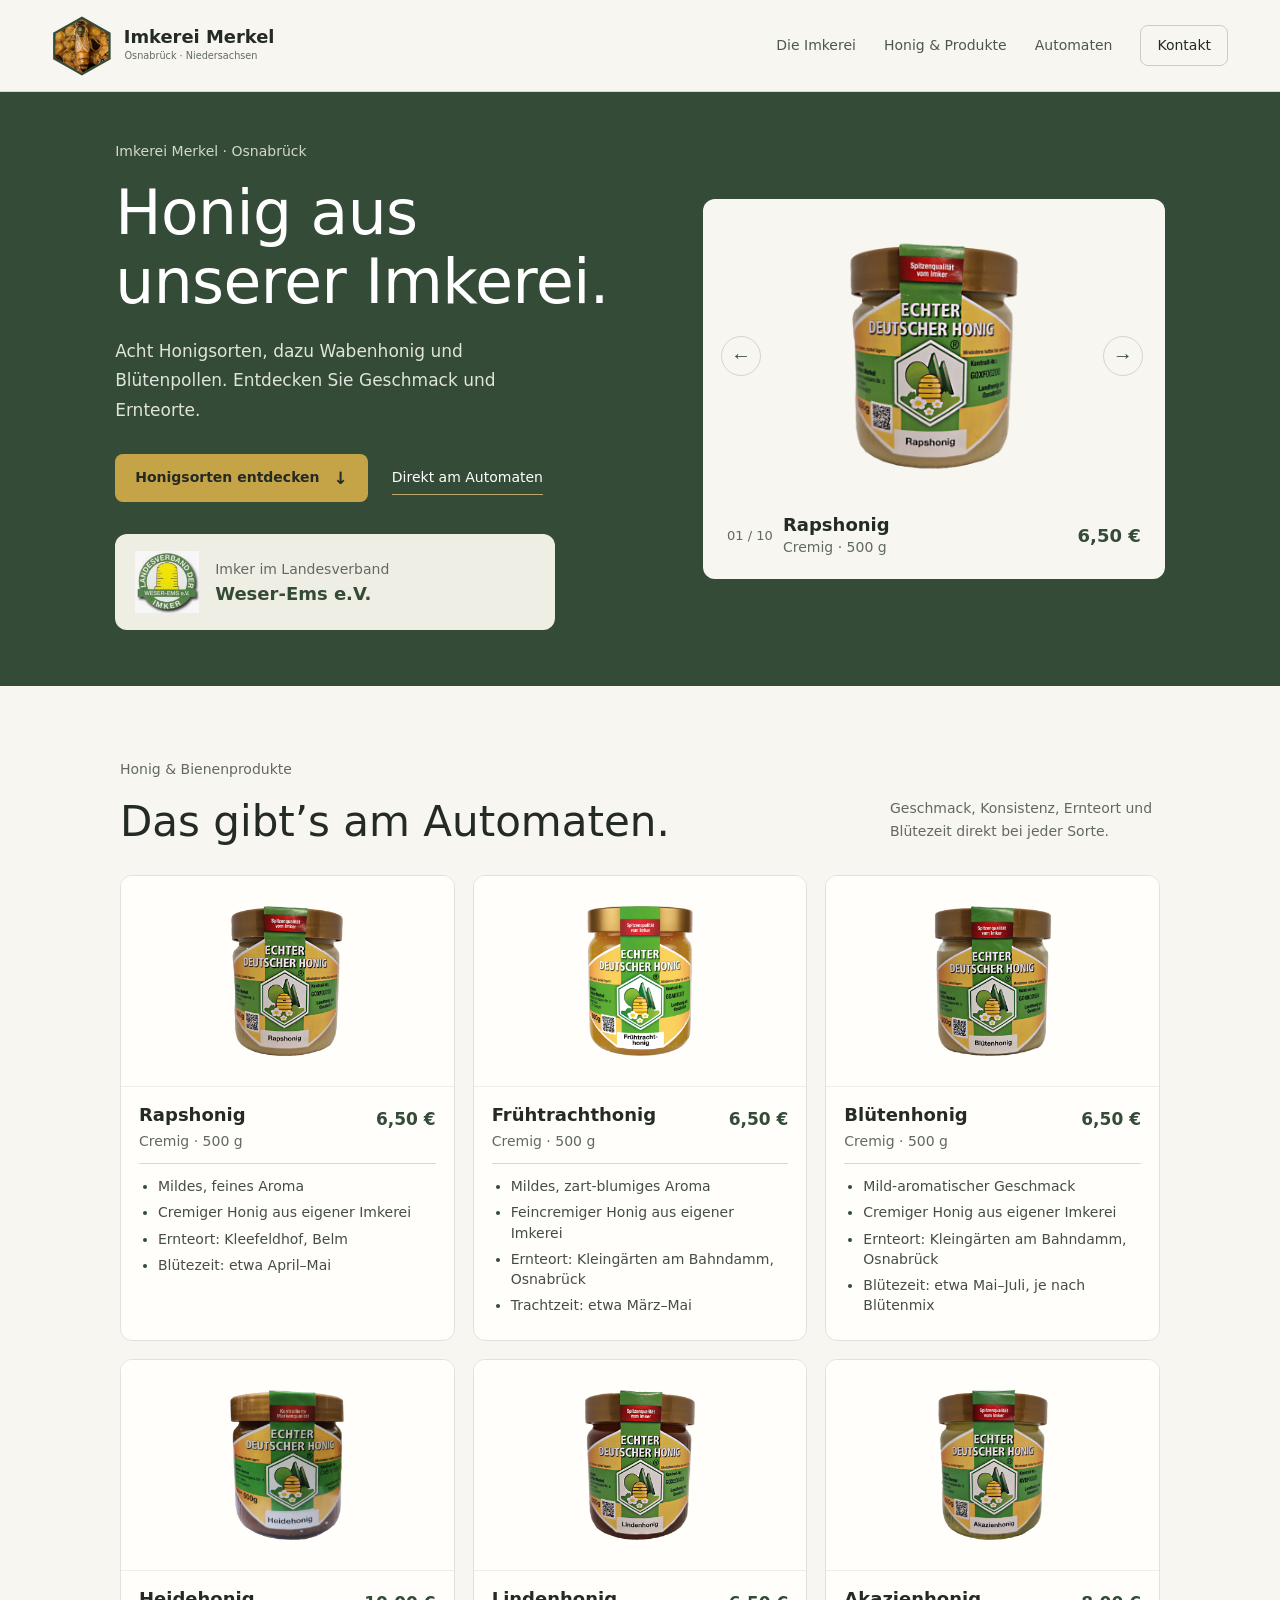
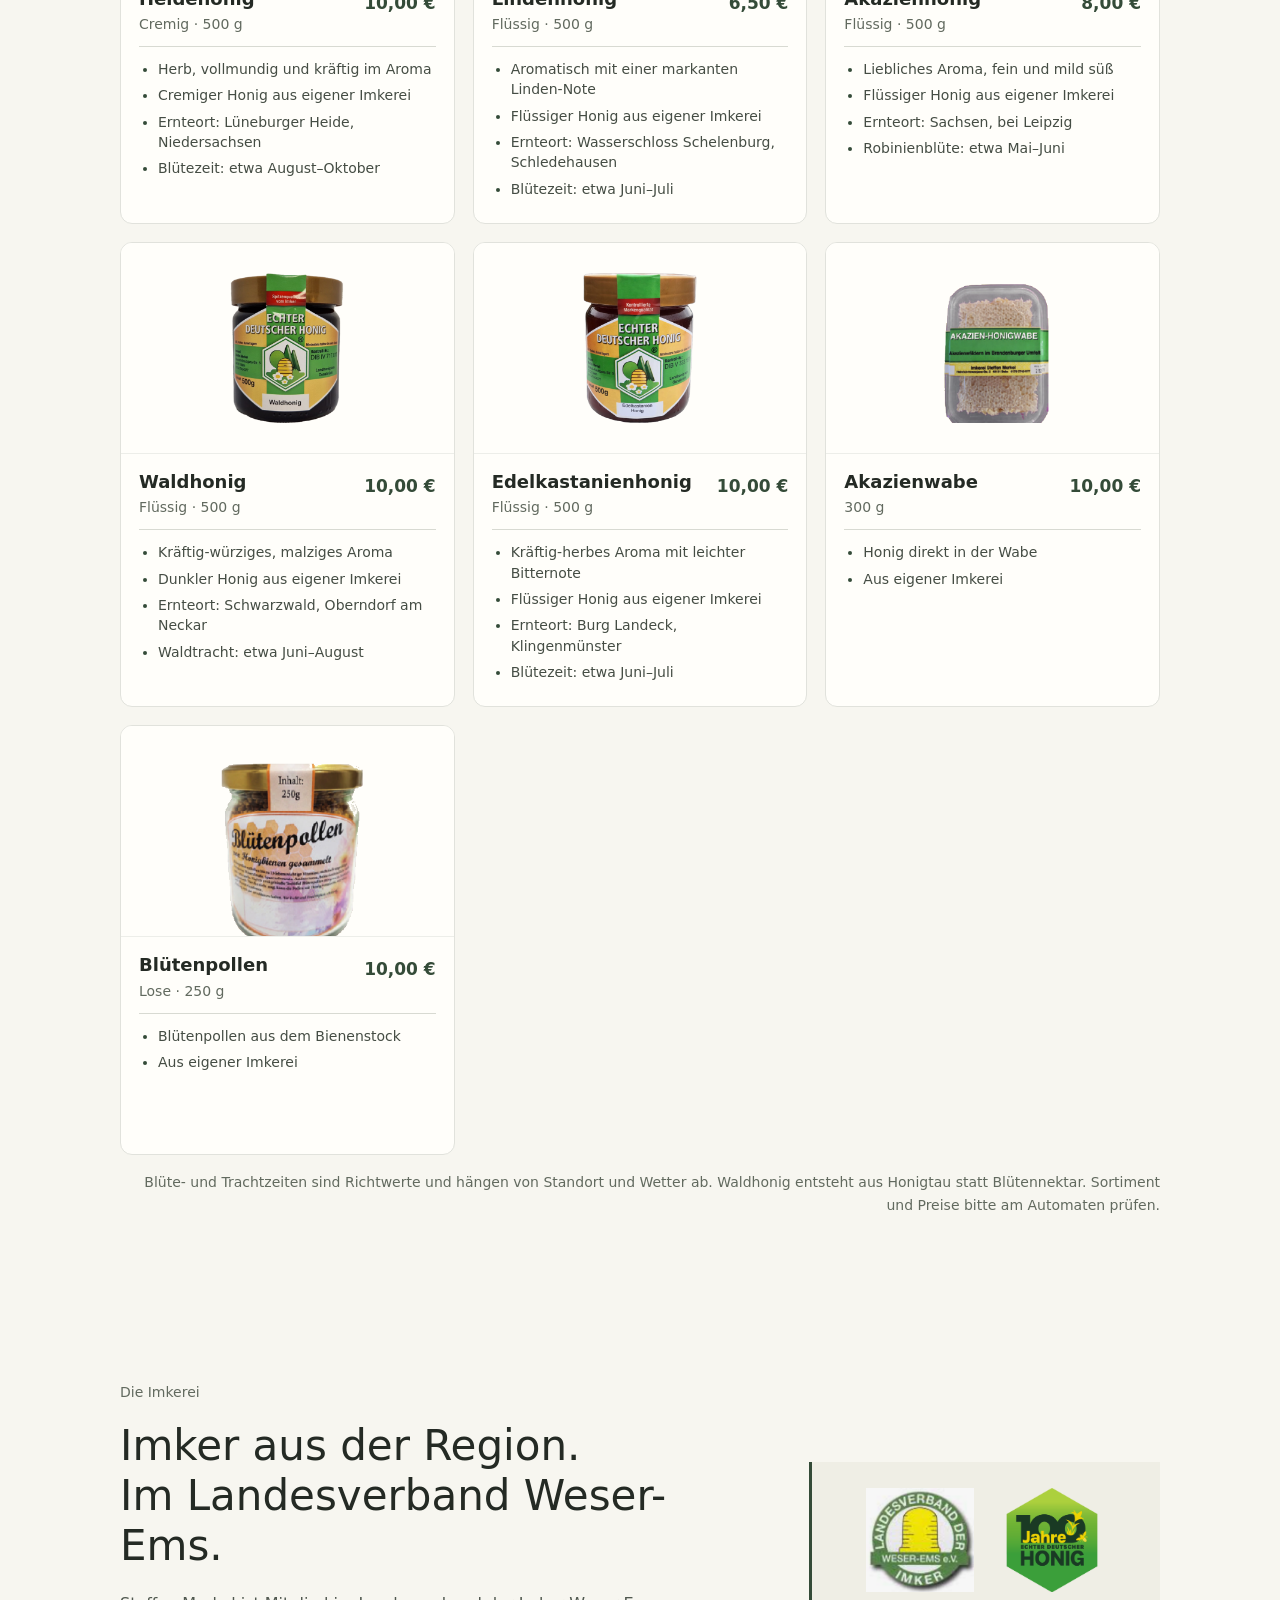
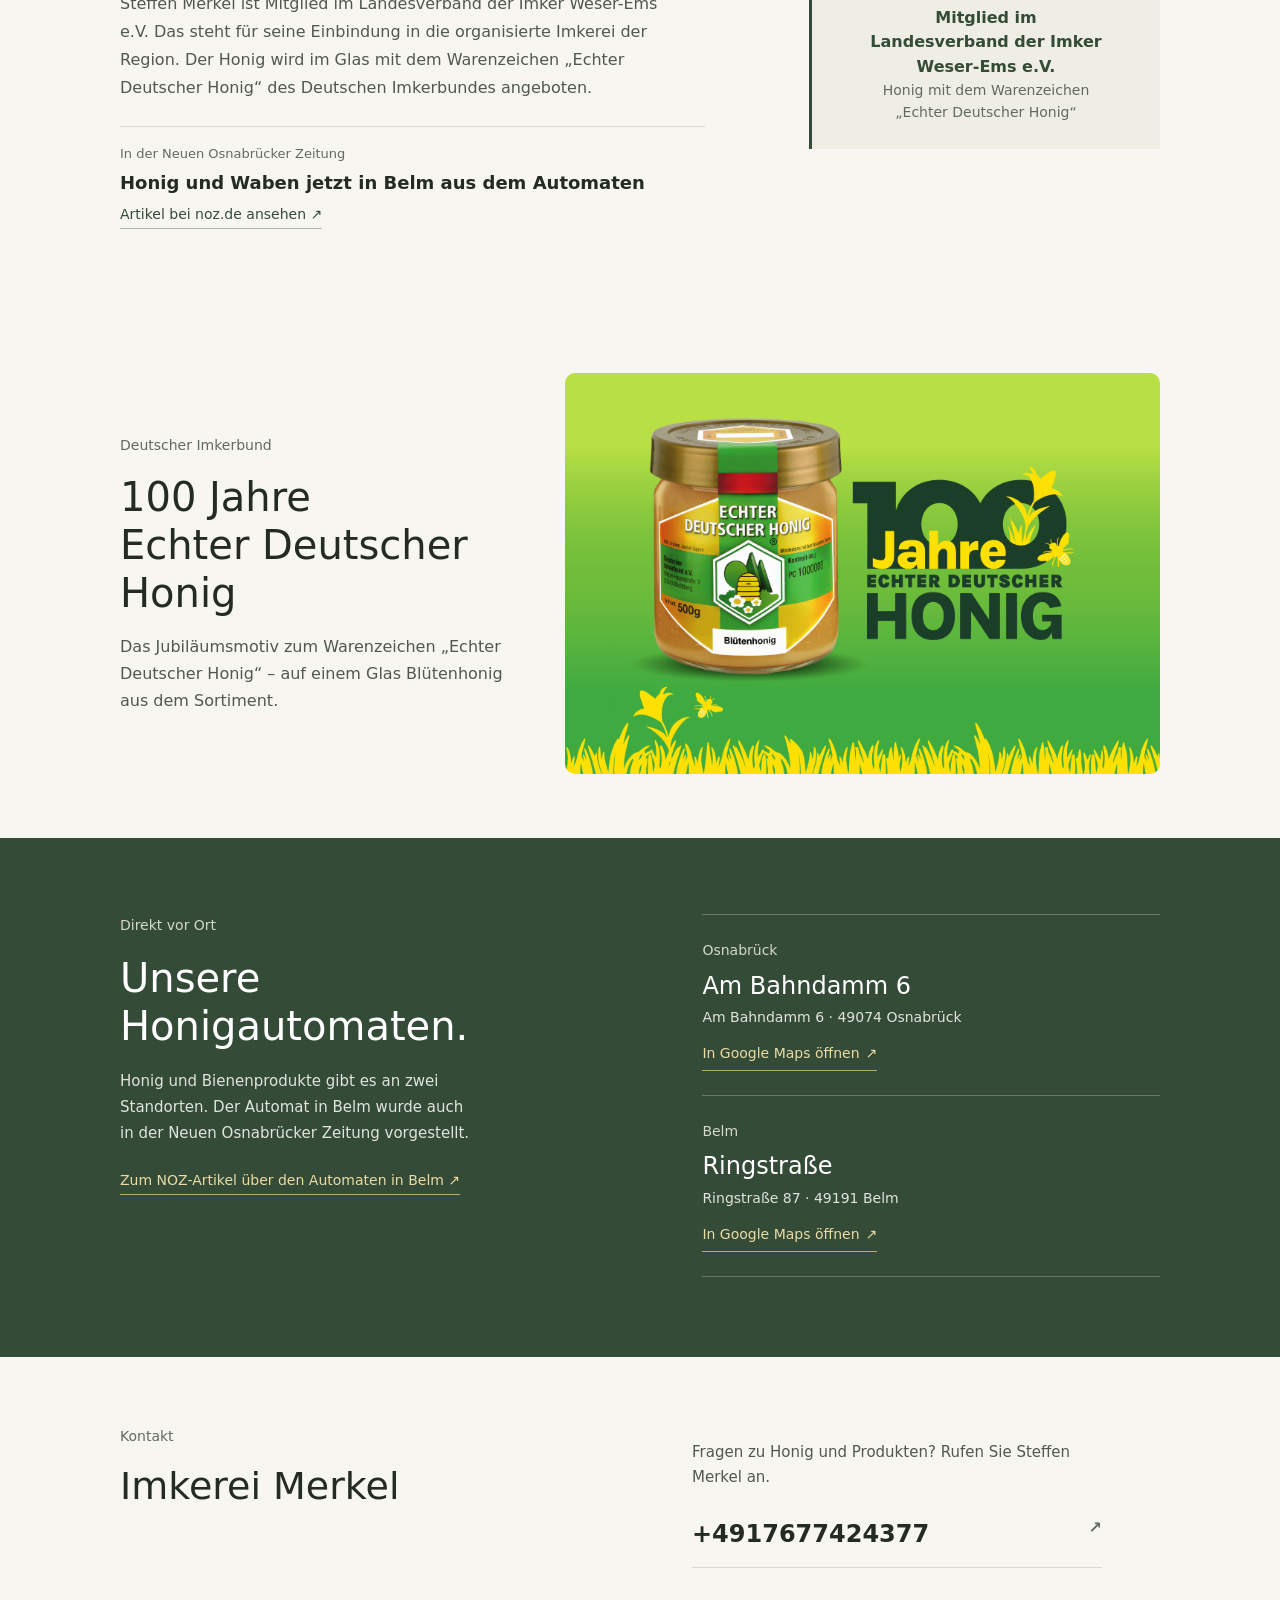
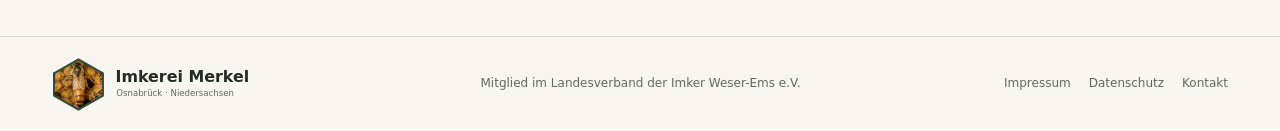
<file: index.html>
<!doctype html>
<html lang="de">
<head>
  <meta charset="utf-8">
  <meta name="viewport" content="width=device-width, initial-scale=1">
  <meta name="theme-color" content="#f7f6f0">
  <meta name="description" content="Honig aus der Imkerei Merkel in Osnabrück. Mitglied im Landesverband der Imker Weser-Ems e.V. Honigautomaten in Osnabrück und Belm.">
  <meta name="google-site-verification" content="B_D8e3ARNOJuxF84C4HhXdMgn0dXKwvCENdmDPsMzAQ">
  <title>Imkerei Merkel – Honig aus Osnabrück</title>
  <link rel="stylesheet" href="styles.css">
</head>
<body>
  <header class="site-header">
    <a class="brand" href="#start" aria-label="Imkerei Merkel – Startseite"><img class="brand-logo" src="assets/imkerei-merkel-logo.svg" alt="Imkerei Merkel · Osnabrück · Niedersachsen"></a>
    <button class="menu-toggle" aria-label="Menü öffnen" aria-expanded="false">☰</button>
    <nav class="nav-links" aria-label="Hauptnavigation">
      <a href="#imkerei">Die Imkerei</a><a href="#honig">Honig &amp; Produkte</a><a href="#automaten">Automaten</a><a class="nav-cta" href="#kontakt">Kontakt</a>
    </nav>
  </header>

  <main>
    <section class="hero" id="start">
      <div class="hero-copy">
        <p class="eyebrow">Imkerei Merkel · Osnabrück</p>
        <h1>Honig aus<br>unserer Imkerei.</h1>
        <p class="hero-intro">Acht Honigsorten, dazu Wabenhonig und Blütenpollen. Entdecken Sie Geschmack und Ernteorte.</p>
        <div class="hero-actions"><a class="button button-dark" href="#honig">Honigsorten entdecken <span>↓</span></a><a class="text-link" href="#automaten">Direkt am Automaten</a></div>
        <div class="membership"><img src="assets/image.png" alt="Logo des Landesverbands der Imker Weser-Ems e.V."><div><span>Imker im Landesverband</span><strong>Weser-Ems e.V.</strong></div></div>
      </div>
      <div class="hero-carousel" role="region" aria-roledescription="Karussell" aria-label="Honigglas Vorschau">
        <div class="hero-carousel-image">
          <button class="hero-carousel-arrow" type="button" data-hero-prev aria-label="Vorherige Honigsorte">←</button>
          <img data-hero-honey-image src="assets/products/Raps.png" alt="Rapshonig im Glas">
          <button class="hero-carousel-arrow" type="button" data-hero-next aria-label="Nächste Honigsorte">→</button>
        </div>
        <div class="hero-carousel-caption" aria-live="polite"><span data-hero-honey-count>01 / 10</span><strong data-hero-honey-name>Rapshonig</strong><span data-hero-honey-meta>Cremig · 500 g</span><b data-hero-honey-price>6,50 €</b></div>
      </div>
    </section>

    <section class="products section-pad" id="honig" aria-labelledby="products-title">
      <div class="section-heading"><div><p class="eyebrow">Honig &amp; Bienenprodukte</p><h2 id="products-title">Das gibt’s am Automaten.</h2></div><p>Geschmack, Konsistenz, Ernteort und Blütezeit direkt bei jeder Sorte.</p></div>
      <div class="product-grid">
        <article class="product-card"><div class="product-image"><img src="assets/products/Raps.png" alt="Rapshonig im Glas"></div><div class="product-info"><div class="product-heading"><div><h3>Rapshonig</h3><p class="product-meta">Cremig · 500 g</p></div><strong>6,50 €</strong></div><ul class="product-details"><li>Mildes, feines Aroma</li><li>Cremiger Honig aus eigener Imkerei</li><li>Ernteort: Kleefeldhof, Belm</li><li>Blütezeit: etwa April–Mai</li></ul></div></article>
        <article class="product-card"><div class="product-image"><img src="assets/products/Fruhtracht_honig_freigestellt.png" alt="Frühtrachthonig im Glas"></div><div class="product-info"><div class="product-heading"><div><h3>Frühtrachthonig</h3><p class="product-meta">Cremig · 500 g</p></div><strong>6,50 €</strong></div><ul class="product-details"><li>Mildes, zart-blumiges Aroma</li><li>Feincremiger Honig aus eigener Imkerei</li><li>Ernteort: Kleingärten am Bahndamm, Osnabrück</li><li>Trachtzeit: etwa März–Mai</li></ul></div></article>
        <article class="product-card"><div class="product-image"><img src="assets/products/blutenhonig-500.png" alt="Blütenhonig im 500-g-Glas"></div><div class="product-info"><div class="product-heading"><div><h3>Blütenhonig</h3><p class="product-meta">Cremig · 500 g</p></div><strong>6,50 €</strong></div><ul class="product-details"><li>Mild-aromatischer Geschmack</li><li>Cremiger Honig aus eigener Imkerei</li><li>Ernteort: Kleingärten am Bahndamm, Osnabrück</li><li>Blütezeit: etwa Mai–Juli, je nach Blütenmix</li></ul></div></article>
        <article class="product-card"><div class="product-image"><img src="assets/products/Heidehonig_transparent.png" alt="Heidehonig im Glas"></div><div class="product-info"><div class="product-heading"><div><h3>Heidehonig</h3><p class="product-meta">Cremig · 500 g</p></div><strong>10,00 €</strong></div><ul class="product-details"><li>Herb, vollmundig und kräftig im Aroma</li><li>Cremiger Honig aus eigener Imkerei</li><li>Ernteort: Lüneburger Heide, Niedersachsen</li><li>Blütezeit: etwa August–Oktober</li></ul></div></article>
        <article class="product-card"><div class="product-image"><img src="assets/products/Linden.png" alt="Lindenhonig im Glas"></div><div class="product-info"><div class="product-heading"><div><h3>Lindenhonig</h3><p class="product-meta">Flüssig · 500 g</p></div><strong>6,50 €</strong></div><ul class="product-details"><li>Aromatisch mit einer markanten Linden-Note</li><li>Flüssiger Honig aus eigener Imkerei</li><li>Ernteort: Wasserschloss Schelenburg, Schledehausen</li><li>Blütezeit: etwa Juni–Juli</li></ul></div></article>
        <article class="product-card"><div class="product-image"><img src="assets/products/akazienhonig-500.png" alt="Akazienhonig im 500-g-Glas"></div><div class="product-info"><div class="product-heading"><div><h3>Akazienhonig</h3><p class="product-meta">Flüssig · 500 g</p></div><strong>8,00 €</strong></div><ul class="product-details"><li>Liebliches Aroma, fein und mild süß</li><li>Flüssiger Honig aus eigener Imkerei</li><li>Ernteort: Sachsen, bei Leipzig</li><li>Robinienblüte: etwa Mai–Juni</li></ul></div></article>
        <article class="product-card"><div class="product-image"><img src="assets/products/waldhonig-500.png" alt="Waldhonig im 500-g-Glas"></div><div class="product-info"><div class="product-heading"><div><h3>Waldhonig</h3><p class="product-meta">Flüssig · 500 g</p></div><strong>10,00 €</strong></div><ul class="product-details"><li>Kräftig-würziges, malziges Aroma</li><li>Dunkler Honig aus eigener Imkerei</li><li>Ernteort: Schwarzwald, Oberndorf am Neckar</li><li>Waldtracht: etwa Juni–August</li></ul></div></article>
        <article class="product-card"><div class="product-image"><img src="assets/products/edelkastanien_honig_freigestellt.png" alt="Edelkastanienhonig im Glas"></div><div class="product-info"><div class="product-heading"><div><h3>Edelkastanienhonig</h3><p class="product-meta">Flüssig · 500 g</p></div><strong>10,00 €</strong></div><ul class="product-details"><li>Kräftig-herbes Aroma mit leichter Bitternote</li><li>Flüssiger Honig aus eigener Imkerei</li><li>Ernteort: Burg Landeck, Klingenmünster</li><li>Blütezeit: etwa Juni–Juli</li></ul></div></article>
        <article class="product-card"><div class="product-image"><img src="assets/products/akazienwabe-300.png" alt="Akazienhonigwabe im Glas"></div><div class="product-info"><div class="product-heading"><div><h3>Akazienwabe</h3><p class="product-meta">300 g</p></div><strong>10,00 €</strong></div><ul class="product-details"><li>Honig direkt in der Wabe</li><li>Aus eigener Imkerei</li></ul></div></article>
        <article class="product-card"><div class="product-image"><img src="assets/products/blutenpollen.png" alt="Glas Blütenpollen"></div><div class="product-info"><div class="product-heading"><div><h3>Blütenpollen</h3><p class="product-meta">Lose · 250 g</p></div><strong>10,00 €</strong></div><ul class="product-details"><li>Blütenpollen aus dem Bienenstock</li><li>Aus eigener Imkerei</li></ul></div></article>
      </div>
      <p class="price-note">Blüte- und Trachtzeiten sind Richtwerte und hängen von Standort und Wetter ab. Waldhonig entsteht aus Honigtau statt Blütennektar. Sortiment und Preise bitte am Automaten prüfen.</p>
    </section>

    <section class="about section-pad" id="imkerei">
      <div class="about-copy"><p class="eyebrow">Die Imkerei</p><h2>Imker aus der Region.<br>Im Landesverband Weser-Ems.</h2><p>Steffen Merkel ist Mitglied im Landesverband der Imker Weser-Ems e.V. Das steht für seine Einbindung in die organisierte Imkerei der Region. Der Honig wird im Glas mit dem Warenzeichen „Echter Deutscher Honig“ des Deutschen Imkerbundes angeboten.</p><a class="article-link" href="https://www.noz.de/lokales/belm/artikel/honig-und-waben-jetzt-in-belm-aus-dem-automaten-50925874" target="_blank" rel="noopener noreferrer"><span class="article-kicker">In der Neuen Osnabrücker Zeitung</span><strong>Honig und Waben jetzt in Belm aus dem Automaten</strong><span class="article-open">Artikel bei noz.de ansehen ↗</span></a></div>
      <div class="association"><img class="association-logo" src="assets/image.png" alt="Landesverband der Imker Weser-Ems e.V."><span class="association-line"></span><img class="dib-logo" src="assets/100-jahre-wabe.png" alt="100 Jahre Echter Deutscher Honig – Deutscher Imkerbund"><p><strong>Mitglied im Landesverband der Imker Weser-Ems e.V.</strong><br>Honig mit dem Warenzeichen „Echter Deutscher Honig“</p></div>
    </section>

    <section class="anniversary section-pad" aria-labelledby="anniversary-title">
      <div class="anniversary-copy"><p class="eyebrow">Deutscher Imkerbund</p><h2 id="anniversary-title">100 Jahre<br>Echter Deutscher Honig</h2><p>Das Jubiläumsmotiv zum Warenzeichen „Echter Deutscher Honig“ – auf einem Glas Blütenhonig aus dem Sortiment.</p></div>
      <img class="anniversary-image" src="assets/keyvisual-100-jahre.png" alt="Jubiläumsmotiv: 100 Jahre Echter Deutscher Honig, mit Glas Blütenhonig">
    </section>

    <section class="vending section-pad" id="automaten">
      <div class="vending-copy"><p class="eyebrow">Direkt vor Ort</p><h2>Unsere<br>Honigautomaten.</h2><p>Honig und Bienenprodukte gibt es an zwei Standorten. Der Automat in Belm wurde auch in der Neuen Osnabrücker Zeitung vorgestellt.</p><a class="article-inline" href="https://www.noz.de/lokales/belm/artikel/honig-und-waben-jetzt-in-belm-aus-dem-automaten-50925874" target="_blank" rel="noopener noreferrer">Zum NOZ-Artikel über den Automaten in Belm ↗</a></div>
      <div class="location-list">
        <article class="location"><div><p class="eyebrow">Osnabrück</p><h3>Am Bahndamm 6</h3><p>Am Bahndamm 6 · 49074 Osnabrück</p><a class="location-map" href="https://maps.app.goo.gl/RPTXcSsrQWbT5MEC6" target="_blank" rel="noopener noreferrer">In Google Maps öffnen <span aria-hidden="true">↗</span></a></div></article>
        <article class="location"><div><p class="eyebrow">Belm</p><h3>Ringstraße</h3><p>Ringstraße 87 · 49191 Belm</p><a class="location-map" href="https://maps.app.goo.gl/iaAAtFoBUChAV3hi8" target="_blank" rel="noopener noreferrer">In Google Maps öffnen <span aria-hidden="true">↗</span></a></div></article>
      </div>
    </section>

    <section class="contact section-pad" id="kontakt"><div><p class="eyebrow">Kontakt</p><h2>Imkerei Merkel</h2></div><div><p>Fragen zu Honig und Produkten? Rufen Sie Steffen Merkel an.</p><a class="contact-phone" href="tel:+4917677424377">+4917677424377 <span>↗</span></a></div></section>
  </main>
  <footer><a class="brand footer-brand" href="#start" aria-label="Imkerei Merkel – Startseite"><img class="brand-logo" src="assets/imkerei-merkel-logo.svg" alt=""></a><span>Mitglied im Landesverband der Imker Weser-Ems e.V.</span><nav class="legal-links" aria-label="Rechtliche Informationen"><a href="impressum.html">Impressum</a><a href="datenschutz.html">Datenschutz</a><a href="#kontakt">Kontakt</a></nav></footer>
  <script src="script.js"></script>
</body>
</html>
</file>
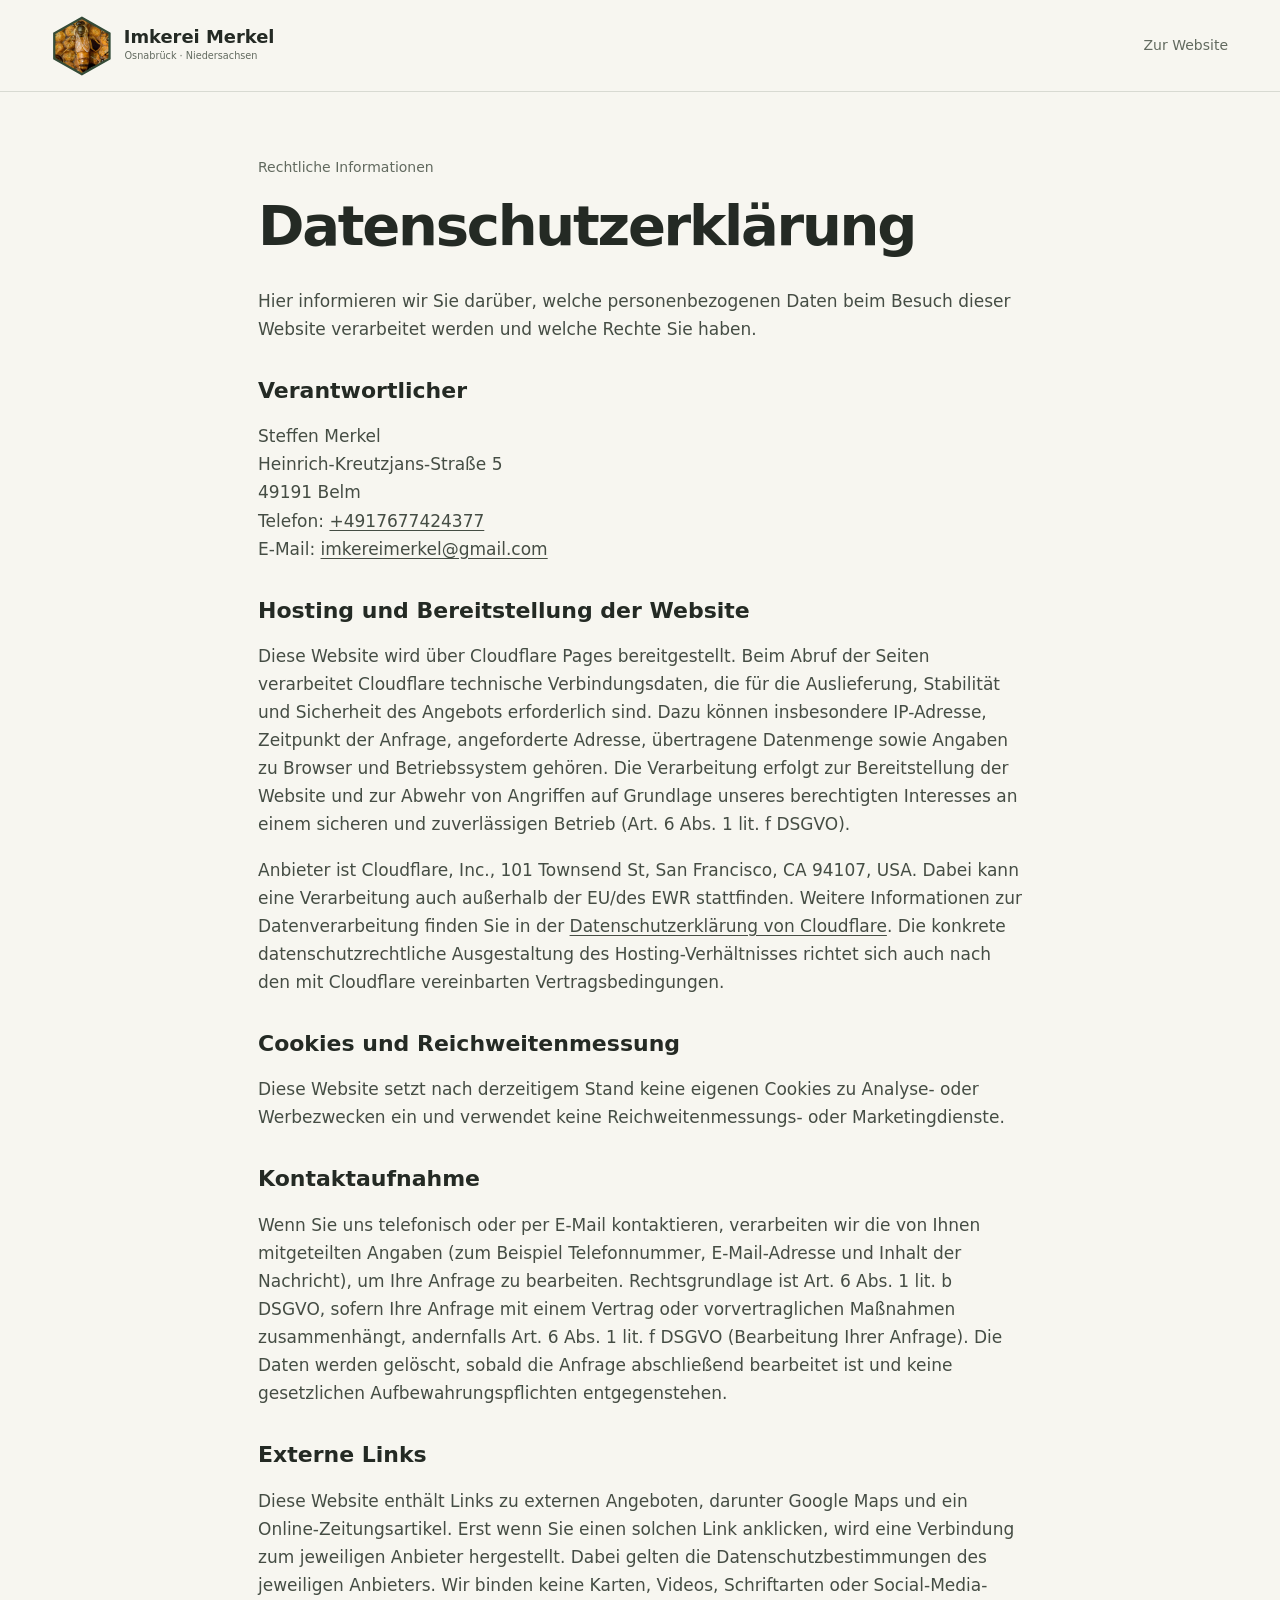
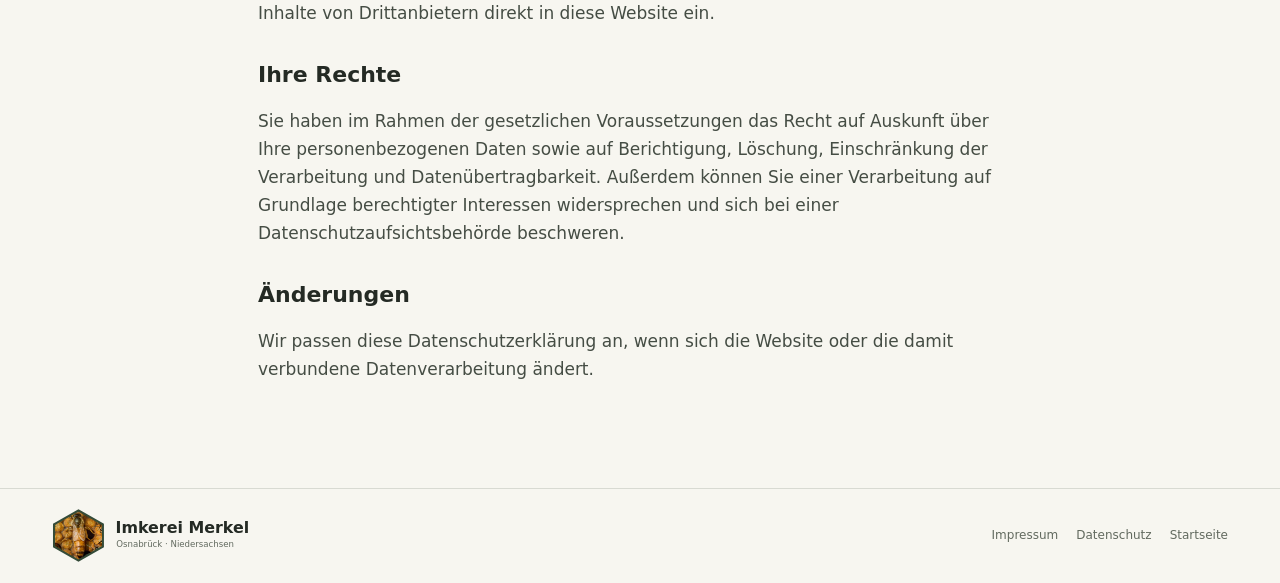
<file: datenschutz.html>
<!doctype html>
<html lang="de">
<head>
  <meta charset="utf-8">
  <meta name="viewport" content="width=device-width, initial-scale=1">
  <meta name="theme-color" content="#f7f6f0">
  <meta name="description" content="Datenschutzhinweise der Imkerei Merkel.">
  <title>Datenschutzerklärung – Imkerei Merkel</title>
  <link rel="stylesheet" href="styles.css">
</head>
<body class="legal-page">
  <header class="site-header">
    <a class="brand" href="index.html" aria-label="Imkerei Merkel – Startseite"><img class="brand-logo" src="assets/imkerei-merkel-logo.svg" alt="Imkerei Merkel · Osnabrück · Niedersachsen"></a>
    <a class="legal-home" href="index.html">Zur Website</a>
  </header>
  <main class="legal-content">
    <p class="eyebrow">Rechtliche Informationen</p>
    <h1>Datenschutzerklärung</h1>
    <p>Hier informieren wir Sie darüber, welche personenbezogenen Daten beim Besuch dieser Website verarbeitet werden und welche Rechte Sie haben.</p>
    <h2>Verantwortlicher</h2>
    <p>Steffen Merkel<br>Heinrich-Kreutzjans-Straße 5<br>49191 Belm<br>Telefon: <a href="tel:+4917677424377">+4917677424377</a><br>E-Mail: <a href="mailto:imkereimerkel@gmail.com">imkereimerkel@gmail.com</a></p>
    <h2>Hosting und Bereitstellung der Website</h2>
    <p>Diese Website wird über Cloudflare Pages bereitgestellt. Beim Abruf der Seiten verarbeitet Cloudflare technische Verbindungsdaten, die für die Auslieferung, Stabilität und Sicherheit des Angebots erforderlich sind. Dazu können insbesondere IP-Adresse, Zeitpunkt der Anfrage, angeforderte Adresse, übertragene Datenmenge sowie Angaben zu Browser und Betriebssystem gehören. Die Verarbeitung erfolgt zur Bereitstellung der Website und zur Abwehr von Angriffen auf Grundlage unseres berechtigten Interesses an einem sicheren und zuverlässigen Betrieb (Art. 6 Abs. 1 lit. f DSGVO).</p>
    <p>Anbieter ist Cloudflare, Inc., 101 Townsend St, San Francisco, CA 94107, USA. Dabei kann eine Verarbeitung auch außerhalb der EU/des EWR stattfinden. Weitere Informationen zur Datenverarbeitung finden Sie in der <a href="https://www.cloudflare.com/privacypolicy/" target="_blank" rel="noopener noreferrer">Datenschutzerklärung von Cloudflare</a>. Die konkrete datenschutzrechtliche Ausgestaltung des Hosting-Verhältnisses richtet sich auch nach den mit Cloudflare vereinbarten Vertragsbedingungen.</p>
    <h2>Cookies und Reichweitenmessung</h2>
    <p>Diese Website setzt nach derzeitigem Stand keine eigenen Cookies zu Analyse- oder Werbezwecken ein und verwendet keine Reichweitenmessungs- oder Marketingdienste.</p>
    <h2>Kontaktaufnahme</h2>
    <p>Wenn Sie uns telefonisch oder per E-Mail kontaktieren, verarbeiten wir die von Ihnen mitgeteilten Angaben (zum Beispiel Telefonnummer, E-Mail-Adresse und Inhalt der Nachricht), um Ihre Anfrage zu bearbeiten. Rechtsgrundlage ist Art. 6 Abs. 1 lit. b DSGVO, sofern Ihre Anfrage mit einem Vertrag oder vorvertraglichen Maßnahmen zusammenhängt, andernfalls Art. 6 Abs. 1 lit. f DSGVO (Bearbeitung Ihrer Anfrage). Die Daten werden gelöscht, sobald die Anfrage abschließend bearbeitet ist und keine gesetzlichen Aufbewahrungspflichten entgegenstehen.</p>
    <h2>Externe Links</h2>
    <p>Diese Website enthält Links zu externen Angeboten, darunter Google Maps und ein Online-Zeitungsartikel. Erst wenn Sie einen solchen Link anklicken, wird eine Verbindung zum jeweiligen Anbieter hergestellt. Dabei gelten die Datenschutzbestimmungen des jeweiligen Anbieters. Wir binden keine Karten, Videos, Schriftarten oder Social-Media-Inhalte von Drittanbietern direkt in diese Website ein.</p>
    <h2>Ihre Rechte</h2>
    <p>Sie haben im Rahmen der gesetzlichen Voraussetzungen das Recht auf Auskunft über Ihre personenbezogenen Daten sowie auf Berichtigung, Löschung, Einschränkung der Verarbeitung und Datenübertragbarkeit. Außerdem können Sie einer Verarbeitung auf Grundlage berechtigter Interessen widersprechen und sich bei einer Datenschutzaufsichtsbehörde beschweren.</p>
    <h2>Änderungen</h2>
    <p>Wir passen diese Datenschutzerklärung an, wenn sich die Website oder die damit verbundene Datenverarbeitung ändert.</p>
  </main>
  <footer><a class="brand footer-brand" href="index.html" aria-label="Imkerei Merkel – Startseite"><img class="brand-logo" src="assets/imkerei-merkel-logo.svg" alt=""></a><nav class="legal-links" aria-label="Rechtliche Informationen"><a href="impressum.html">Impressum</a><a href="datenschutz.html">Datenschutz</a><a href="index.html">Startseite</a></nav></footer>
</body>
</html>
</file>
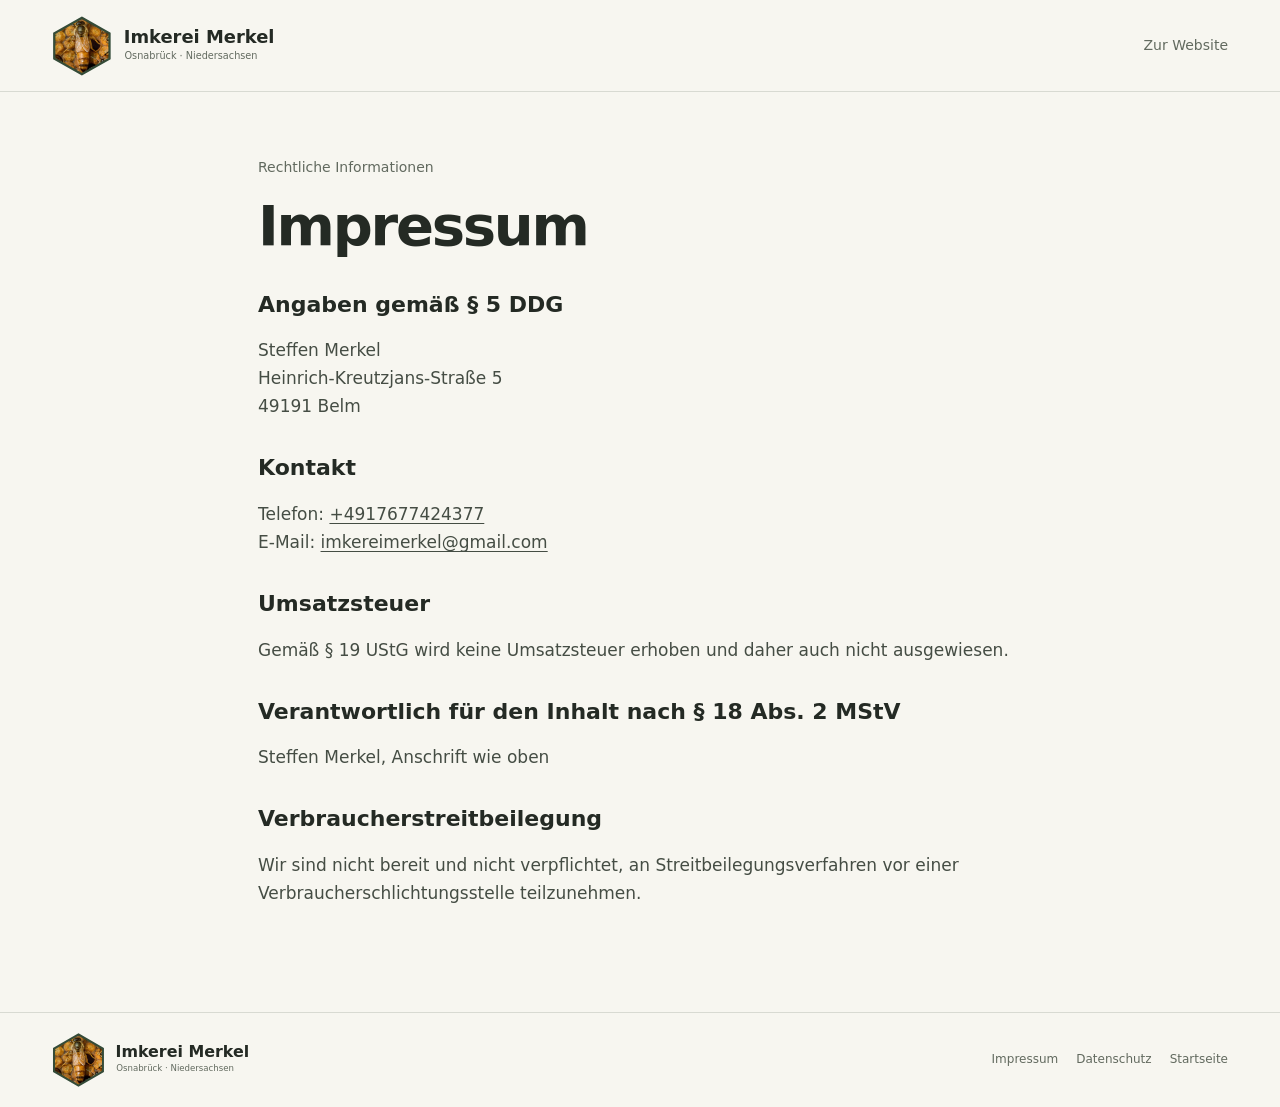
<file: impressum.html>
<!doctype html>
<html lang="de">
<head>
  <meta charset="utf-8">
  <meta name="viewport" content="width=device-width, initial-scale=1">
  <meta name="theme-color" content="#f7f6f0">
  <meta name="description" content="Impressum der Imkerei Merkel.">
  <title>Impressum – Imkerei Merkel</title>
  <link rel="stylesheet" href="styles.css">
</head>
<body class="legal-page">
  <header class="site-header">
    <a class="brand" href="index.html" aria-label="Imkerei Merkel – Startseite"><img class="brand-logo" src="assets/imkerei-merkel-logo.svg" alt="Imkerei Merkel · Osnabrück · Niedersachsen"></a>
    <a class="legal-home" href="index.html">Zur Website</a>
  </header>
  <main class="legal-content">
    <p class="eyebrow">Rechtliche Informationen</p>
    <h1>Impressum</h1>
    <h2>Angaben gemäß § 5 DDG</h2>
    <p>Steffen Merkel<br>Heinrich-Kreutzjans-Straße 5<br>49191 Belm</p>
    <h2>Kontakt</h2>
    <p>Telefon: <a href="tel:+4917677424377">+4917677424377</a><br>E-Mail: <a href="mailto:imkereimerkel@gmail.com">imkereimerkel@gmail.com</a></p>
    <h2>Umsatzsteuer</h2>
    <p>Gemäß § 19 UStG wird keine Umsatzsteuer erhoben und daher auch nicht ausgewiesen.</p>
    <h2>Verantwortlich für den Inhalt nach § 18 Abs. 2 MStV</h2>
    <p>Steffen Merkel, Anschrift wie oben</p>
    <h2>Verbraucherstreitbeilegung</h2>
    <p>Wir sind nicht bereit und nicht verpflichtet, an Streitbeilegungsverfahren vor einer Verbraucherschlichtungsstelle teilzunehmen.</p>
  </main>
  <footer><a class="brand footer-brand" href="index.html" aria-label="Imkerei Merkel – Startseite"><img class="brand-logo" src="assets/imkerei-merkel-logo.svg" alt=""></a><nav class="legal-links" aria-label="Rechtliche Informationen"><a href="impressum.html">Impressum</a><a href="datenschutz.html">Datenschutz</a><a href="index.html">Startseite</a></nav></footer>
</body>
</html>
</file>
<file: styles.css>
:root {
  --ink: #242a24;
  --green: #344b38;
  --green-hover: #2d4232;
  --honey: #c5a347;
  --paper: #f7f6f0;
  --surface: #fffefa;
  --surface-muted: #efeee5;
  --muted: #626a5f;
  --line: #d8dad2;
  --font: system-ui, -apple-system, "Segoe UI", Arial, sans-serif;
  --radius-control: 8px;
  --radius-card: 12px;
  --content-width: 1280px;
}

* { box-sizing: border-box; }
html { scroll-behavior: smooth; }
body {
  margin: 0;
  color: var(--ink);
  background: var(--paper);
  font: 17px/1.65 var(--font);
}
a { color: inherit; text-decoration: none; }
a:focus-visible, button:focus-visible {
  outline: 2px solid var(--green);
  outline-offset: 3px;
  border-radius: var(--radius-control);
}

.site-header {
  height: 92px;
  max-width: var(--content-width);
  margin: 0 auto;
  padding: 0 52px;
  display: flex;
  align-items: center;
  justify-content: space-between;
  border-bottom: 1px solid var(--line);
}
.brand { display: block; width: 255px; height: 60px; flex: 0 0 auto; }
.brand-logo { display: block; width: 100%; height: 100%; object-fit: contain; object-position: left center; }
.brand-mark { width: 48px; height: 48px; flex: 0 0 auto; }
.brand-mark img {
  display: block;
  width: 100%;
  height: 100%;
  object-fit: contain;
  mix-blend-mode: multiply;
}
.brand strong, .brand small { display: block; }
.brand strong { font-size: 20px; font-weight: 600; line-height: 1.2; }
.brand small { margin-top: 4px; color: var(--muted); font-size: 12px; }
.nav-links { display: flex; align-items: center; gap: 28px; font-size: 14px; }
.nav-links a:not(.nav-cta) { color: #4d574d; }
.nav-links a:not(.nav-cta):hover { color: var(--green); text-decoration: underline; text-underline-offset: 4px; }
.nav-cta {
  padding: 8px 16px;
  border: 1px solid #c9cec3;
  border-radius: var(--radius-control);
}
.nav-cta:hover { background: #eeeee7; }
.menu-toggle {
  display: none;
  padding: 6px;
  border: 0;
  background: transparent;
  color: var(--green);
  font-size: 24px;
}

.hero {
  position: relative;
  display: grid;
  grid-template-columns: 1fr .88fr;
  gap: 6%;
  align-items: center;
  min-height: 450px;
  max-width: none;
  margin: 0 auto;
  padding: 48px max(9%, calc((100% - 1120px) / 2));
  color: #fff;
  background: var(--green);
}
.hero-copy { z-index: 1; width: 100%; max-width: 620px; margin: 0; padding-bottom: 8px; }
.hero-carousel { min-width: 0; overflow: hidden; align-self: center; border-radius: var(--radius-card); background: var(--paper); color: var(--ink); touch-action: pan-y; }
.hero-carousel-image { min-height: 300px; display: grid; grid-template-columns: 44px minmax(0, 1fr) 44px; align-items: center; gap: 8px; padding: 18px 18px 4px; }
.hero-carousel-image img { display: block; width: 100%; height: 270px; object-fit: contain; }
.hero-carousel-arrow { width: 40px; height: 40px; display: grid; place-items: center; border: 1px solid #d3d6cc; border-radius: 50%; background: transparent; color: var(--green); font-size: 20px; cursor: pointer; }
.hero-carousel-arrow:hover { background: #e8e7dc; }
.hero-carousel-caption { display: grid; grid-template-columns: 48px minmax(0, 1fr) max-content; grid-template-rows: auto auto; align-items: center; gap: 0 8px; padding: 14px 24px 20px; }
.hero-carousel-caption > span:first-child { grid-column: 1; grid-row: 1 / 3; color: var(--muted); font-size: 13px; font-variant-numeric: tabular-nums; }
.hero-carousel-caption strong { grid-column: 2; grid-row: 1; font-size: 18px; line-height: 1.3; }
.hero-carousel-caption > span:nth-of-type(2) { grid-column: 2; grid-row: 2; color: var(--muted); font-size: 14px; }
.hero-carousel-caption b { grid-column: 3; grid-row: 1 / 3; color: var(--green); font-size: 18px; white-space: nowrap; }
.hero .eyebrow { color: #d3d8cd; }
.hero .hero-intro { color: #e0e4dc; }
.hero .button-dark { color: var(--ink); background: var(--honey); }
.hero .button-dark:hover { background: #d2b45c; }
.hero .text-link { border-color: #bca86c; }
.hero .text-link:hover { color: #fff; border-color: #fff; }
.eyebrow { margin: 0 0 16px; color: var(--muted); font-size: 14px; font-weight: 500; }
.hero h1 {
  margin: 0 0 20px;
  font-size: clamp(44px, 4.8vw, 62px);
  font-weight: 500;
  line-height: 1.12;
  letter-spacing: -.5px;
}
.hero-intro { max-width: 425px; color: #50584f; font-size: 17px; line-height: 1.75; }
.hero-actions { display: flex; align-items: center; gap: 24px; margin-top: 28px; }
.button {
  min-height: 48px;
  padding: 0 20px;
  display: inline-flex;
  align-items: center;
  gap: 14px;
  border-radius: var(--radius-control);
  font-size: 14px;
  font-weight: 600;
  transition: background-color .16s ease;
}
.button-dark { color: #fff; background: var(--green); }
.button-dark:hover { background: var(--green-hover); }
.button-dark span { font-size: 17px; }
.text-link { padding: 5px 0; border-bottom: 1px solid #aeb4a7; font-size: 14px; }
.text-link:hover { color: var(--green); border-color: var(--green); }
.membership {
  display: flex;
  align-items: center;
  gap: 16px;
  max-width: 440px;
  margin-top: 32px;
  padding: 16px 20px;
  border-radius: var(--radius-card);
  background: var(--surface-muted);
  color: var(--muted);
  line-height: 1.6;
}
.membership img { width: 64px; height: 64px; flex: 0 0 auto; object-fit: contain; }
.membership div { display: flex; flex-direction: column; gap: 2px; }
.membership div span { font-size: 14px; }
.membership strong { color: var(--green); font-size: 18px; font-weight: 650; line-height: 1.35; }

.section-pad {
  padding-right: max(9%, calc((100% - 1040px) / 2));
  padding-left: max(9%, calc((100% - 1040px) / 2));
}
.about {
  display: grid;
  grid-template-columns: 1.25fr .75fr;
  align-items: center;
  gap: 10%;
  padding-top: 80px;
  padding-bottom: 80px;
}
.about h2, .section-heading h2, .vending h2, .contact h2 {
  margin: 0 0 18px;
  font-size: clamp(34px, 3.8vw, 42px);
  font-weight: 500;
  line-height: 1.2;
}
.about-copy > p:not(.eyebrow) { max-width: 540px; color: #50584f; font-size: 16px; line-height: 1.75; }
.article-link {
  display: block;
  margin-top: 24px;
  padding-top: 16px;
  border-top: 1px solid var(--line);
}
.article-kicker { display: block; margin-bottom: 6px; color: var(--muted); font-size: 13px; }
.article-link strong { display: block; font-size: 18px; font-weight: 600; line-height: 1.4; }
.article-open {
  display: inline-block;
  margin-top: 8px;
  padding-bottom: 2px;
  border-bottom: 1px solid #aeb4a7;
  color: var(--green);
  font-size: 14px;
}
.article-open:hover { border-color: var(--green); }
.association {
  display: grid;
  grid-template-columns: 110px 110px;
  grid-template-rows: auto auto;
  align-items: center;
  justify-content: center;
  gap: 14px 22px;
  padding: 26px 20px;
  border-left: 3px solid var(--green);
  background: var(--surface-muted);
  text-align: center;
}
.association-logo, .dib-logo { width: 100%; height: 104px; object-fit: contain; }
.dib-logo { mix-blend-mode: multiply; }
.association-line { display: none; }
.association p { grid-column: 1 / 3; margin: 0; color: var(--muted); font-size: 14px; line-height: 1.55; }
.association p strong { color: var(--green); font-size: 16px; font-weight: 650; }

.anniversary {
  display: grid;
  grid-template-columns: .8fr 1.2fr;
  align-items: center;
  gap: 48px;
  padding-top: 64px;
  padding-bottom: 64px;
  background: var(--paper);
}
.anniversary h2 { margin: 0 0 16px; font-size: clamp(32px, 3.4vw, 40px); font-weight: 500; line-height: 1.2; }
.anniversary-copy > p:last-child { max-width: 430px; margin: 0; color: #50584f; font-size: 16px; line-height: 1.7; }
.anniversary-image { display: block; width: 100%; height: auto; border-radius: 10px; }

.products { padding-top: 72px; padding-bottom: 84px; background: var(--paper); }
.section-heading { display: flex; align-items: end; justify-content: space-between; gap: 24px; margin-bottom: 28px; }
.section-heading h2 { margin: 0; }
.section-heading > p { width: 270px; margin: 0 0 4px; color: var(--muted); font-size: 14px; }
.product-grid { display: grid; grid-template-columns: repeat(3, minmax(0, 1fr)); gap: 18px; }
.product-card {
  min-width: 0;
  display: flex;
  flex-direction: column;
  overflow: hidden;
  border: 1px solid #e1e2dc;
  border-radius: var(--radius-card);
  background: var(--surface);
  transition: background-color .16s ease;
}
.product-card:hover { background: #fff; }
.product-image {
  height: 210px;
  flex: 0 0 210px;
  overflow: hidden;
  display: grid;
  place-items: center;
  padding: 12px;
  background: var(--surface);
}
.product-image img { display: block; width: min(100%, 180px); height: min(100%, 188px); object-fit: contain; object-position: center; }
.product-info {
  min-height: 218px;
  display: flex;
  flex-direction: column;
  padding: 16px 18px 18px;
  border-top: 1px solid #edeee9;
}
.product-heading { min-width: 0; display: flex; align-items: flex-start; justify-content: space-between; gap: 10px; padding-bottom: 10px; border-bottom: 1px solid var(--line); }
.product-heading h3 { margin: 0; font-size: 18px; font-weight: 650; line-height: 1.3; overflow-wrap: anywhere; hyphens: auto; }
.product-meta { margin: 3px 0 0; color: var(--muted); font-size: 14px; }
.product-heading > strong {
  flex: 0 0 auto;
  padding-top: 2px;
  color: var(--green);
  font-size: 17px;
  font-variant-numeric: tabular-nums;
  white-space: nowrap;
}
.product-details { margin: 12px 0 0; padding-left: 19px; }
.product-details li { margin: 0 0 6px; color: #454d44; font-size: 14px; line-height: 1.45; }
.product-details li::marker { color: var(--green); }
.price-note { margin: 16px 0 0; color: var(--muted); text-align: right; font-size: 14px; }

.vending {
  display: grid;
  grid-template-columns: 1fr 1fr;
  gap: 12%;
  padding-top: 76px;
  padding-bottom: 80px;
  color: #fff;
  background: var(--green);
}
.vending .eyebrow { color: #d3d8cd; }
.vending h2 { font-size: 40px; }
.vending-copy > p:not(.eyebrow) { max-width: 360px; color: #e0e4dc; font-size: 15px; line-height: 1.75; }
.article-inline { display: inline-block; margin-top: 8px; padding-bottom: 2px; border-bottom: 1px solid #bca86c; color: #eadba4; font-size: 14px; }
.article-inline:hover { color: #fff; border-color: #fff; }
.location-list { align-self: center; }
.location { padding: 24px 0; border-bottom: 1px solid #ffffff40; }
.location:first-child { border-top: 1px solid #ffffff40; }
.location .eyebrow { margin-bottom: 4px; color: #d3d8cd; }
.location h3 { margin: 0; font-size: 24px; font-weight: 500; }
.location p:not(.eyebrow) { margin: 0 0 8px; color: #e0e4dc; font-size: 14px; }
.location-map { display: inline-flex; align-items: center; gap: 6px; padding: 5px 0; border-bottom: 1px solid #bca86c; color: #eadba4; font-size: 14px; }
.location-map:hover { border-color: #fff; color: #fff; }

.contact { display: grid; grid-template-columns: 1fr 1fr; gap: 10%; padding-top: 68px; padding-bottom: 68px; }
.contact h2 { font-size: 38px; }
.contact > div:last-child { align-self: center; max-width: 410px; }
.contact > div:last-child > p { color: #50584f; font-size: 15px; }
.contact-phone { display: block; padding: 10px 0 13px; border-bottom: 1px solid var(--line); font-size: 24px; font-weight: 600; }
.contact-phone span { float: right; color: var(--muted); font-size: 16px; }
footer {
  max-width: var(--content-width);
  margin: 0 auto;
  padding: 20px 52px;
  display: flex;
  align-items: center;
  justify-content: space-between;
  border-top: 1px solid var(--line);
}
footer > span, footer > a:last-child, .legal-links { color: var(--muted); font-size: 12px; }
.legal-links { display: flex; flex-wrap: wrap; gap: 18px; }
.legal-links a:hover, .legal-content a:hover, .legal-home:hover { color: var(--green); text-decoration: underline; }
.legal-home { color: var(--muted); font-size: 14px; }
.legal-content { max-width: 820px; margin: 0 auto; padding: 64px 28px 88px; }
.legal-content h1 { margin: 0 0 30px; font-size: clamp(38px, 6vw, 56px); line-height: 1.1; letter-spacing: -.04em; }
.legal-content h2 { margin: 34px 0 10px; font-size: 22px; line-height: 1.3; }
.legal-content p { max-width: 72ch; color: #454d44; }
.legal-content a { text-decoration: underline; text-underline-offset: 3px; }
.legal-content .eyebrow { color: var(--muted); }
.footer-brand { width: 225px; height: 54px; }

@media (max-width: 900px) {
  .site-header { padding: 0 28px; }
  .hero { padding-right: 7%; padding-left: 7%; }
  .hero { grid-template-columns: 1fr .8fr; gap: 4%; }
  .section-pad { padding-right: 7%; padding-left: 7%; }
  .product-grid { grid-template-columns: repeat(2, minmax(0, 1fr)); }
}

@media (max-width: 620px) {
  .site-header { height: 76px; padding: 0 20px; }
  .brand { width: 220px; height: 52px; }
  .menu-toggle { display: block; }
  .nav-links {
    position: absolute;
    z-index: 8;
    top: 76px;
    right: 0;
    left: 0;
    display: none;
    flex-direction: column;
    align-items: stretch;
    gap: 12px;
    padding: 16px 22px 22px;
    background: var(--paper);
    box-shadow: 0 8px 16px #20291f14;
    font-size: 16px;
  }
  .nav-links.open { display: flex; }
  .nav-cta { text-align: center; }
  .hero { display: block; min-height: 0; padding: 40px 22px; }
  .hero h1 { font-size: 42px; }
  .hero-intro { font-size: 16px; }
  .membership { max-width: none; margin-top: 24px; padding: 14px 16px; }
  .membership img { width: 56px; height: 56px; }
  .membership strong { font-size: 16px; }
  .hero-carousel { margin-top: 28px; }
  .hero-carousel-image { min-height: 240px; grid-template-columns: 36px minmax(0, 1fr) 36px; gap: 4px; padding: 14px 10px 0; }
  .hero-carousel-image img { height: 220px; }
  .hero-carousel-arrow { width: 34px; height: 34px; font-size: 18px; }
  .hero-carousel-caption { grid-template-columns: 42px minmax(0, 1fr) max-content; padding: 10px 16px 16px; }
  .hero-carousel-caption strong, .hero-carousel-caption b { font-size: 16px; }
  .section-pad { padding-right: 22px; padding-left: 22px; }
  .about { grid-template-columns: 1fr; gap: 24px; padding-top: 56px; padding-bottom: 56px; }
  .anniversary { grid-template-columns: 1fr; gap: 24px; padding-top: 52px; padding-bottom: 52px; }
  .anniversary h2 { font-size: 32px; }
  .about h2, .section-heading h2, .vending h2, .contact h2 { font-size: 34px; }
  .association { grid-template-columns: 80px 96px; gap: 12px 18px; }
  .association-logo, .dib-logo { height: 84px; }
  .association { padding: 20px 14px; }
  .association p strong { font-size: 15px; }
  .products { padding-top: 56px; padding-bottom: 60px; }
  .section-heading { display: block; margin-bottom: 24px; }
  .section-heading h2 { font-size: 32px; }
  .section-heading > p { width: auto; margin-top: 8px; }
  .product-grid { grid-template-columns: 1fr; gap: 12px; }
  .product-card { display: grid; grid-template-columns: 126px minmax(0, 1fr); }
  .product-image { height: auto; min-height: 170px; flex: initial; padding: 8px; }
  .product-image img { width: 100%; height: 150px; }
  .product-info { min-height: 0; padding: 12px; }
  .product-heading h3 { font-size: 16px; }
  .product-meta { font-size: 14px; }
  .product-heading > strong { font-size: 15px; }
  .product-details { margin-top: 9px; padding-left: 17px; }
  .product-details li { margin-bottom: 4px; font-size: 14px; line-height: 1.4; }
  .price-note { text-align: left; font-size: 13px; }
  .vending { grid-template-columns: 1fr; gap: 28px; padding-top: 56px; padding-bottom: 60px; }
  .vending h2 { font-size: 36px; }
  .location { padding: 20px 0; }
  .location h3 { font-size: 22px; }
  .location p:not(.eyebrow) { font-size: 13px; }
  .contact { grid-template-columns: 1fr; gap: 8px; padding-top: 52px; padding-bottom: 52px; }
  .contact h2 { font-size: 36px; }
  .contact-phone { font-size: 21px; }
  footer { padding: 16px 20px; }
  footer > span { display: none; }
  .legal-content { padding: 42px 22px 60px; }
  .legal-links { gap: 12px; }
}

@media (prefers-reduced-motion: reduce) {
  html { scroll-behavior: auto; }
  *, *::before, *::after { transition-duration: 0.01ms !important; }
}
</file>
